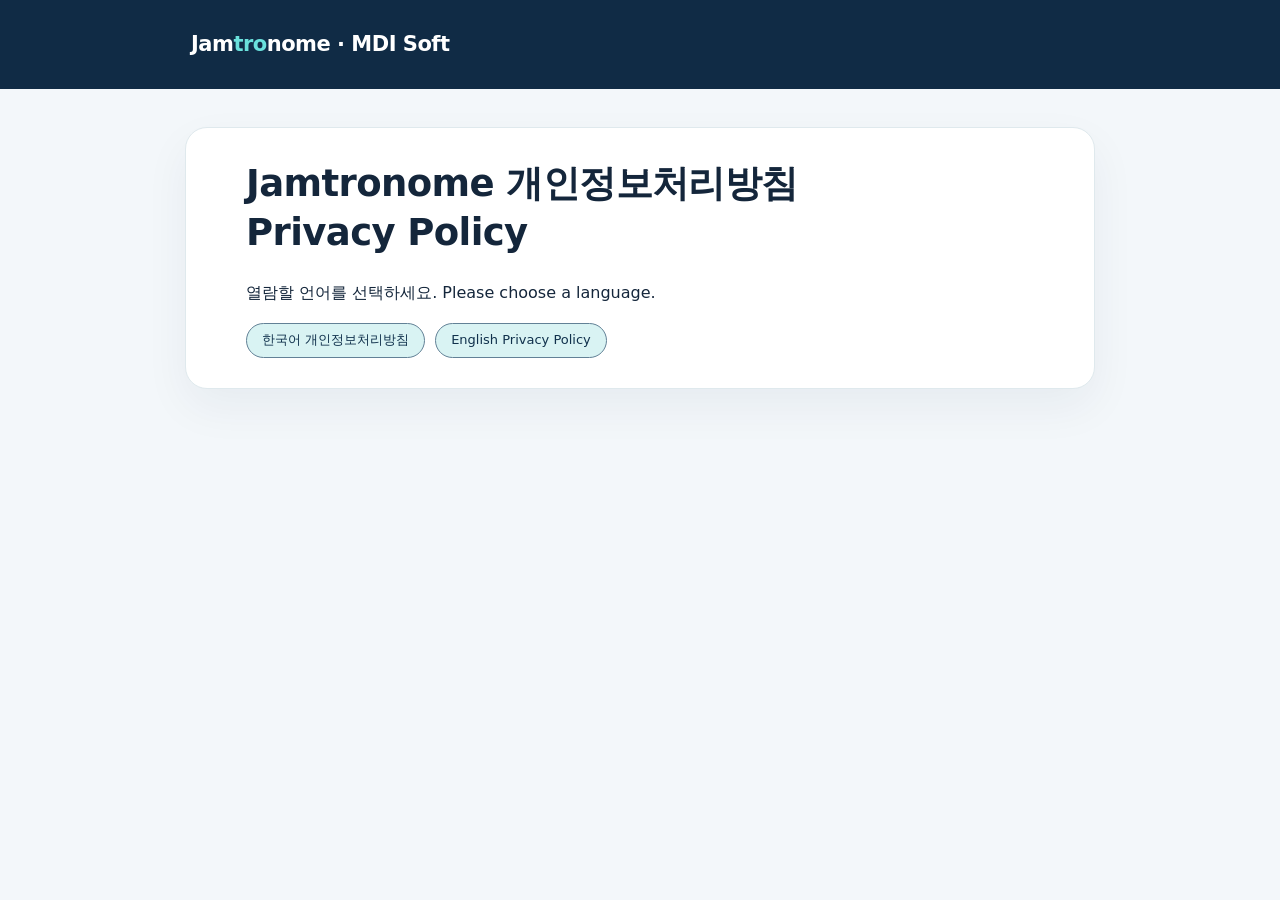
<file: index.html>
<!doctype html><html lang="ko"><head><meta charset="utf-8"><meta name="viewport" content="width=device-width,initial-scale=1"><title>Jamtronome · MDI Soft Privacy Policy</title><link rel="stylesheet" href="style.css"></head><body><header class="head"><div class="head-inner"><div class="brand">Jam<span>tro</span>nome · MDI Soft</div></div></header><main class="wrap"><article class="paper"><h1>Jamtronome 개인정보처리방침<br>Privacy Policy</h1><p>열람할 언어를 선택하세요. Please choose a language.</p><nav><a href="ko/" style="color:#10314c;background:#d9f3f3">한국어 개인정보처리방침</a><a href="en/" style="color:#10314c;background:#d9f3f3">English Privacy Policy</a></nav></article></main></body></html>
</file>
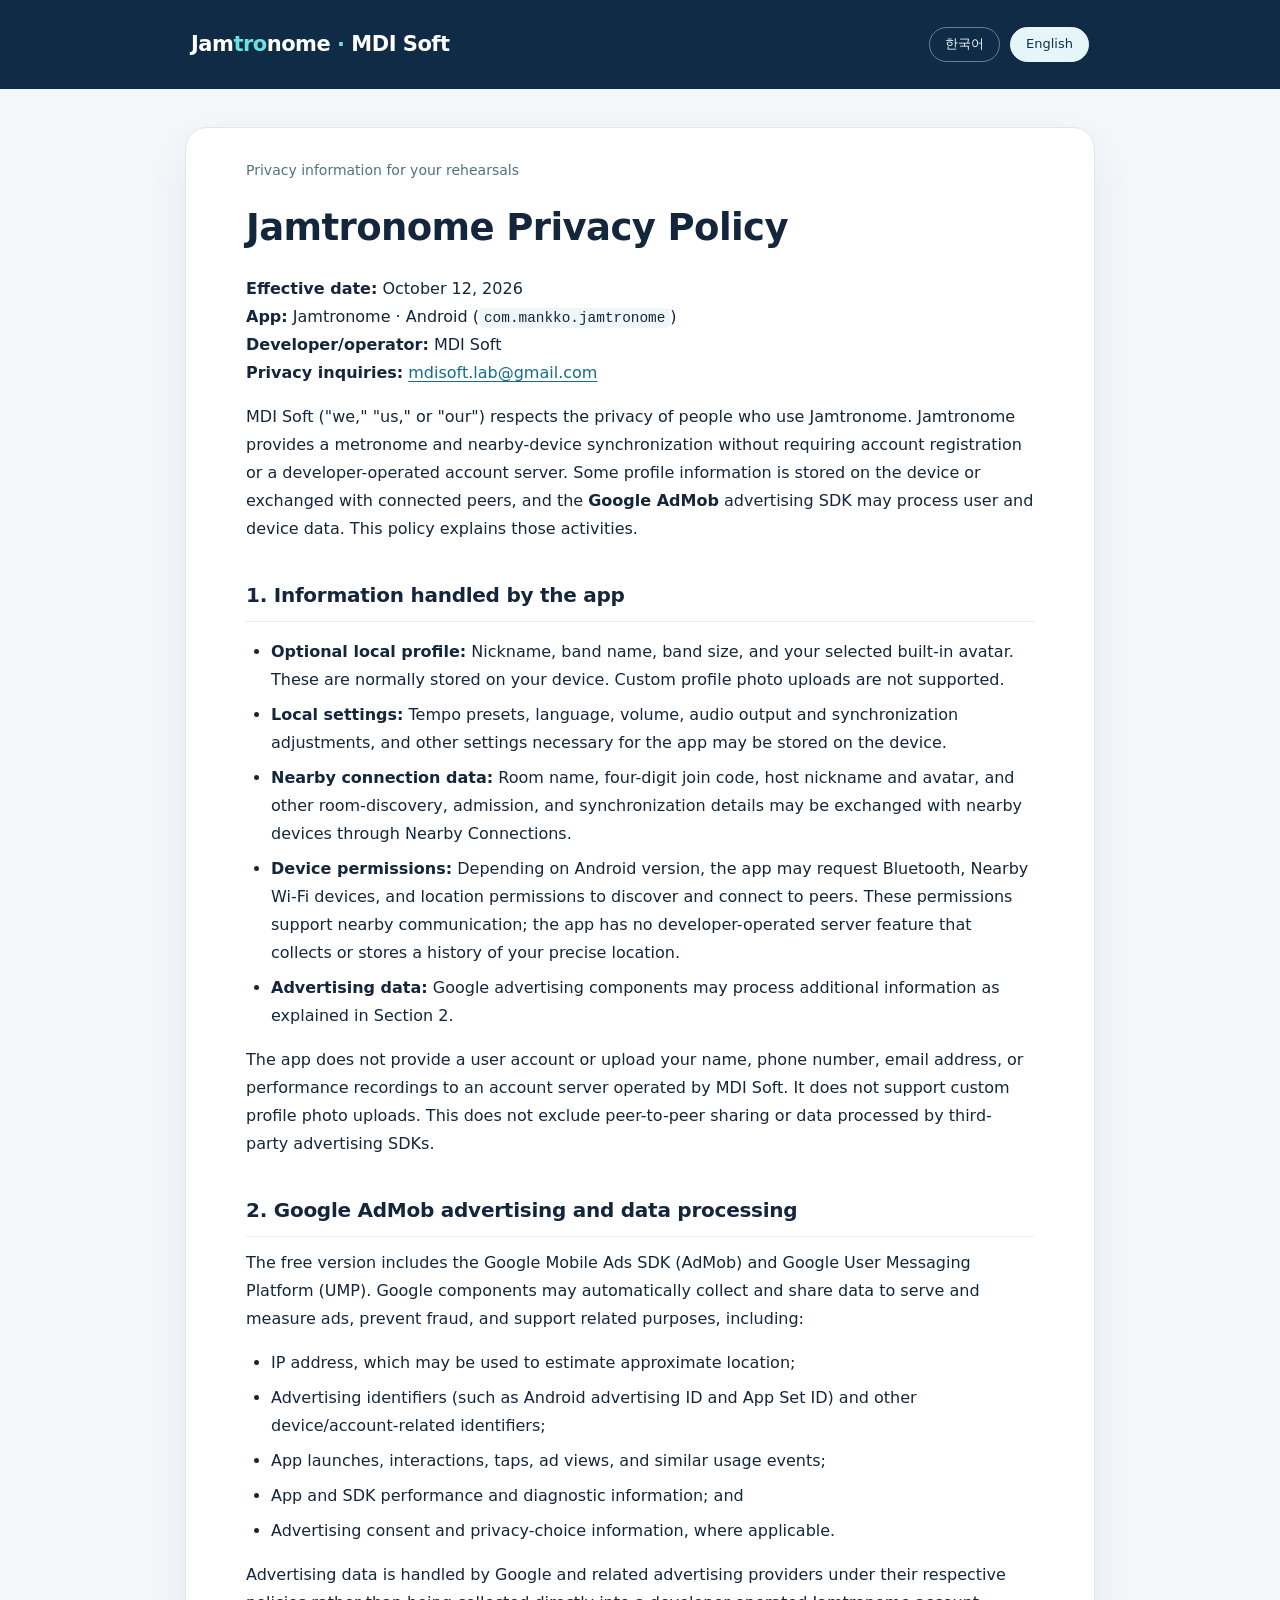
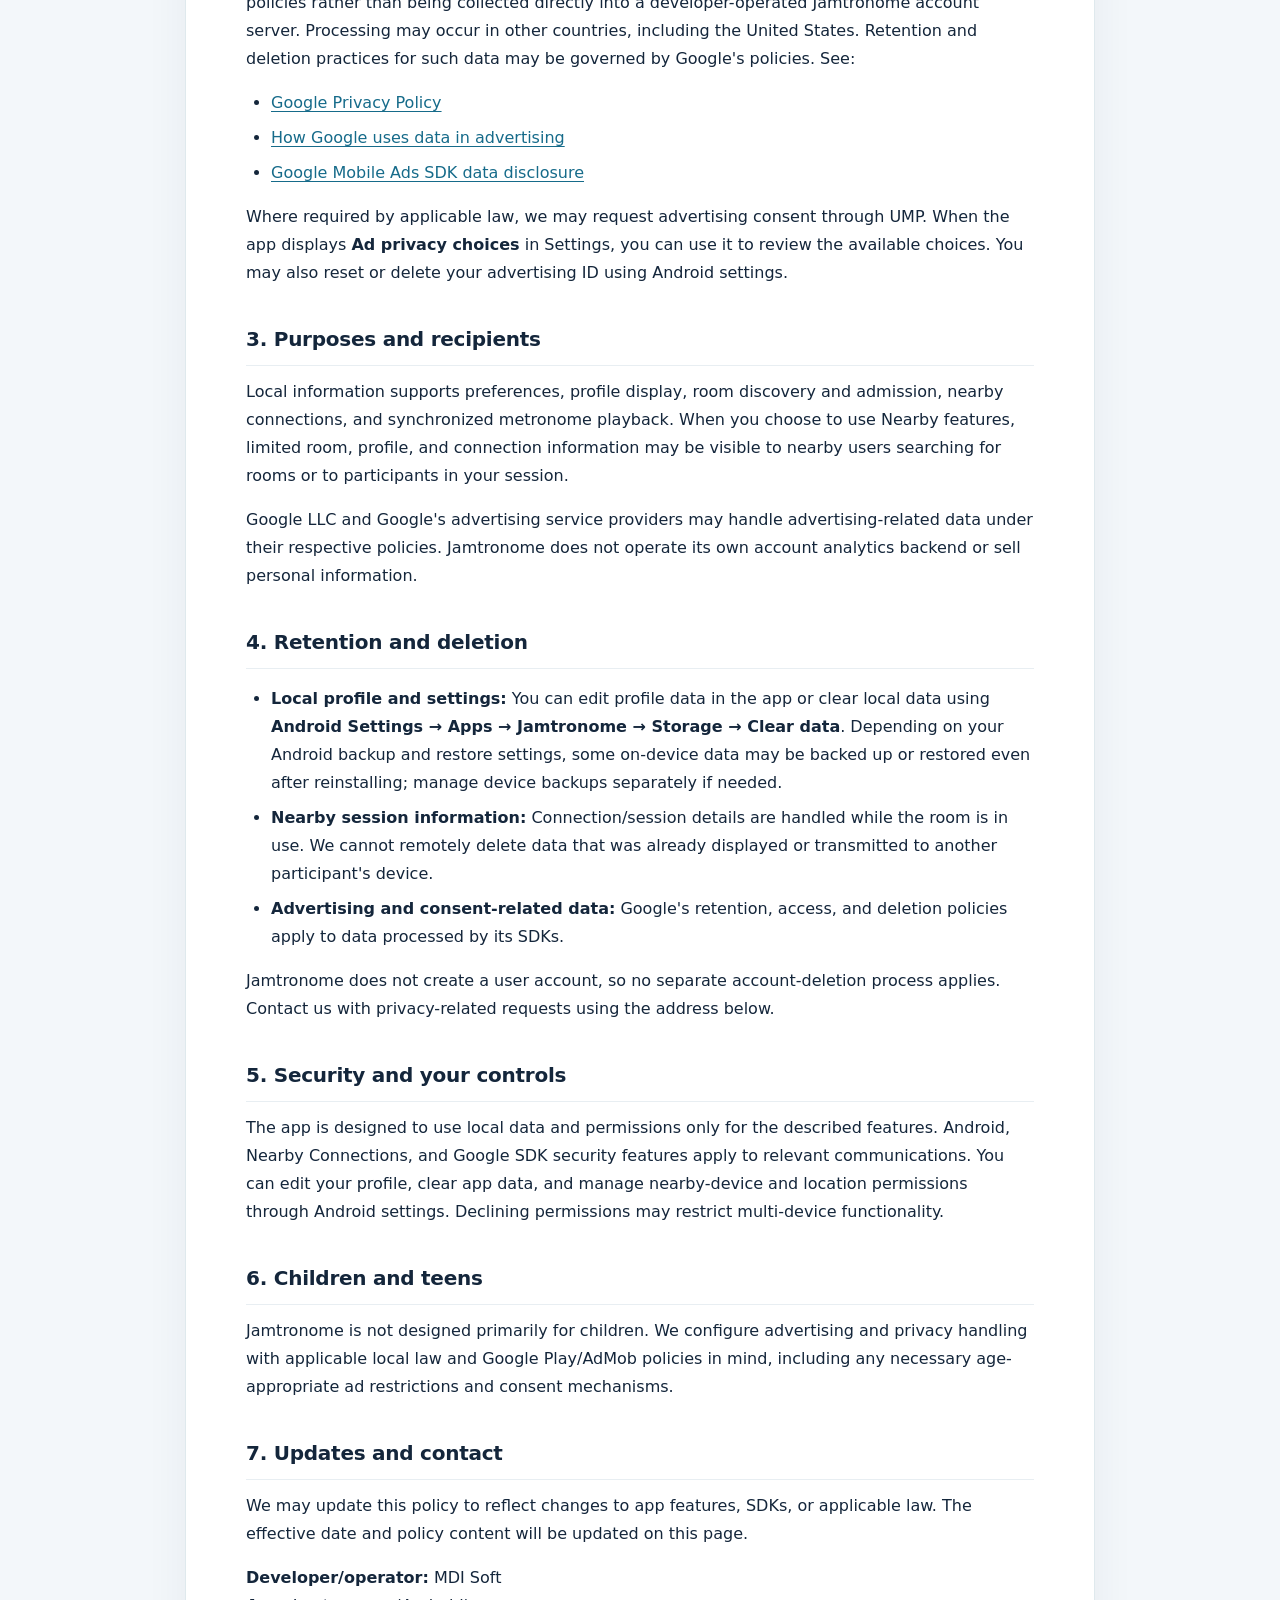
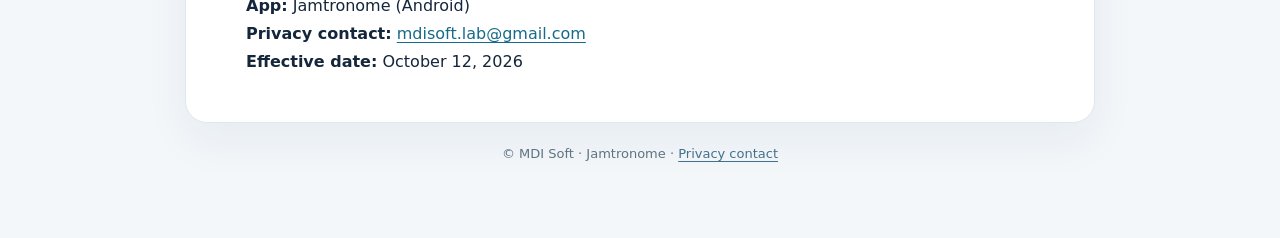
<file: en/index.html>
<!doctype html>
<html lang="en"><head><meta charset="utf-8"><meta name="viewport" content="width=device-width,initial-scale=1"><meta name="color-scheme" content="light"><meta name="robots" content="index,follow"><meta name="description" content="Jamtronome - MDI Soft Privacy Policy"><title>Jamtronome | Privacy Policy · MDI Soft</title><link rel="stylesheet" href="../style.css"></head><body><header class="head"><div class="head-inner"><div class="brand">Jam<span>tro</span>nome <span>·</span> MDI Soft</div><nav aria-label="Language"><a href="../ko/" >한국어</a><a href="../en/" aria-current="page">English</a></nav></div></header><main class="wrap"><article class="paper"><p class="intro">Privacy information for your rehearsals</p><h1>Jamtronome Privacy Policy</h1>
<p><strong>Effective date:</strong> October 12, 2026<br />
<strong>App:</strong> Jamtronome · Android (<code>com.mankko.jamtronome</code>)<br />
<strong>Developer/operator:</strong> MDI Soft<br />
<strong>Privacy inquiries:</strong> <a href="mailto:mdisoft.lab@gmail.com">mdisoft.lab@gmail.com</a></p>
<p>MDI Soft (&quot;we,&quot; &quot;us,&quot; or &quot;our&quot;) respects the privacy of people who use Jamtronome. Jamtronome provides a metronome and nearby-device synchronization without requiring account registration or a developer-operated account server. Some profile information is stored on the device or exchanged with connected peers, and the <strong>Google AdMob</strong> advertising SDK may process user and device data. This policy explains those activities.</p>
<h2>1. Information handled by the app</h2>
<ul>
<li><strong>Optional local profile:</strong> Nickname, band name, band size, and your selected built-in avatar. These are normally stored on your device. Custom profile photo uploads are not supported.</li>
<li><strong>Local settings:</strong> Tempo presets, language, volume, audio output and synchronization adjustments, and other settings necessary for the app may be stored on the device.</li>
<li><strong>Nearby connection data:</strong> Room name, four-digit join code, host nickname and avatar, and other room-discovery, admission, and synchronization details may be exchanged with nearby devices through Nearby Connections.</li>
<li><strong>Device permissions:</strong> Depending on Android version, the app may request Bluetooth, Nearby Wi-Fi devices, and location permissions to discover and connect to peers. These permissions support nearby communication; the app has no developer-operated server feature that collects or stores a history of your precise location.</li>
<li><strong>Advertising data:</strong> Google advertising components may process additional information as explained in Section 2.</li>
</ul>
<p>The app does not provide a user account or upload your name, phone number, email address, or performance recordings to an account server operated by MDI Soft. It does not support custom profile photo uploads. This does not exclude peer-to-peer sharing or data processed by third-party advertising SDKs.</p>
<h2>2. Google AdMob advertising and data processing</h2>
<p>The free version includes the Google Mobile Ads SDK (AdMob) and Google User Messaging Platform (UMP). Google components may automatically collect and share data to serve and measure ads, prevent fraud, and support related purposes, including:</p>
<ul>
<li>IP address, which may be used to estimate approximate location;</li>
<li>Advertising identifiers (such as Android advertising ID and App Set ID) and other device/account-related identifiers;</li>
<li>App launches, interactions, taps, ad views, and similar usage events;</li>
<li>App and SDK performance and diagnostic information; and</li>
<li>Advertising consent and privacy-choice information, where applicable.</li>
</ul>
<p>Advertising data is handled by Google and related advertising providers under their respective policies rather than being collected directly into a developer-operated Jamtronome account server. Processing may occur in other countries, including the United States. Retention and deletion practices for such data may be governed by Google's policies. See:</p>
<ul>
<li><a href="https://policies.google.com/privacy?hl=en">Google Privacy Policy</a></li>
<li><a href="https://policies.google.com/technologies/ads?hl=en">How Google uses data in advertising</a></li>
<li><a href="https://developers.google.com/admob/android/privacy/play-data-disclosure?hl=en">Google Mobile Ads SDK data disclosure</a></li>
</ul>
<p>Where required by applicable law, we may request advertising consent through UMP. When the app displays <strong>Ad privacy choices</strong> in Settings, you can use it to review the available choices. You may also reset or delete your advertising ID using Android settings.</p>
<h2>3. Purposes and recipients</h2>
<p>Local information supports preferences, profile display, room discovery and admission, nearby connections, and synchronized metronome playback. When you choose to use Nearby features, limited room, profile, and connection information may be visible to nearby users searching for rooms or to participants in your session.</p>
<p>Google LLC and Google's advertising service providers may handle advertising-related data under their respective policies. Jamtronome does not operate its own account analytics backend or sell personal information.</p>
<h2>4. Retention and deletion</h2>
<ul>
<li><strong>Local profile and settings:</strong> You can edit profile data in the app or clear local data using <strong>Android Settings → Apps → Jamtronome → Storage → Clear data</strong>. Depending on your Android backup and restore settings, some on-device data may be backed up or restored even after reinstalling; manage device backups separately if needed.</li>
<li><strong>Nearby session information:</strong> Connection/session details are handled while the room is in use. We cannot remotely delete data that was already displayed or transmitted to another participant's device.</li>
<li><strong>Advertising and consent-related data:</strong> Google's retention, access, and deletion policies apply to data processed by its SDKs.</li>
</ul>
<p>Jamtronome does not create a user account, so no separate account-deletion process applies. Contact us with privacy-related requests using the address below.</p>
<h2>5. Security and your controls</h2>
<p>The app is designed to use local data and permissions only for the described features. Android, Nearby Connections, and Google SDK security features apply to relevant communications. You can edit your profile, clear app data, and manage nearby-device and location permissions through Android settings. Declining permissions may restrict multi-device functionality.</p>
<h2>6. Children and teens</h2>
<p>Jamtronome is not designed primarily for children. We configure advertising and privacy handling with applicable local law and Google Play/AdMob policies in mind, including any necessary age-appropriate ad restrictions and consent mechanisms.</p>
<h2>7. Updates and contact</h2>
<p>We may update this policy to reflect changes to app features, SDKs, or applicable law. The effective date and policy content will be updated on this page.</p>
<p><strong>Developer/operator:</strong> MDI Soft<br />
<strong>App:</strong> Jamtronome (Android)<br />
<strong>Privacy contact:</strong> <a href="mailto:mdisoft.lab@gmail.com">mdisoft.lab@gmail.com</a><br />
<strong>Effective date:</strong> October 12, 2026</p>
</article><footer class="footer">© MDI Soft · Jamtronome · <a href="mailto:mdisoft.lab@gmail.com">Privacy contact</a></footer></main></body></html>
</file>
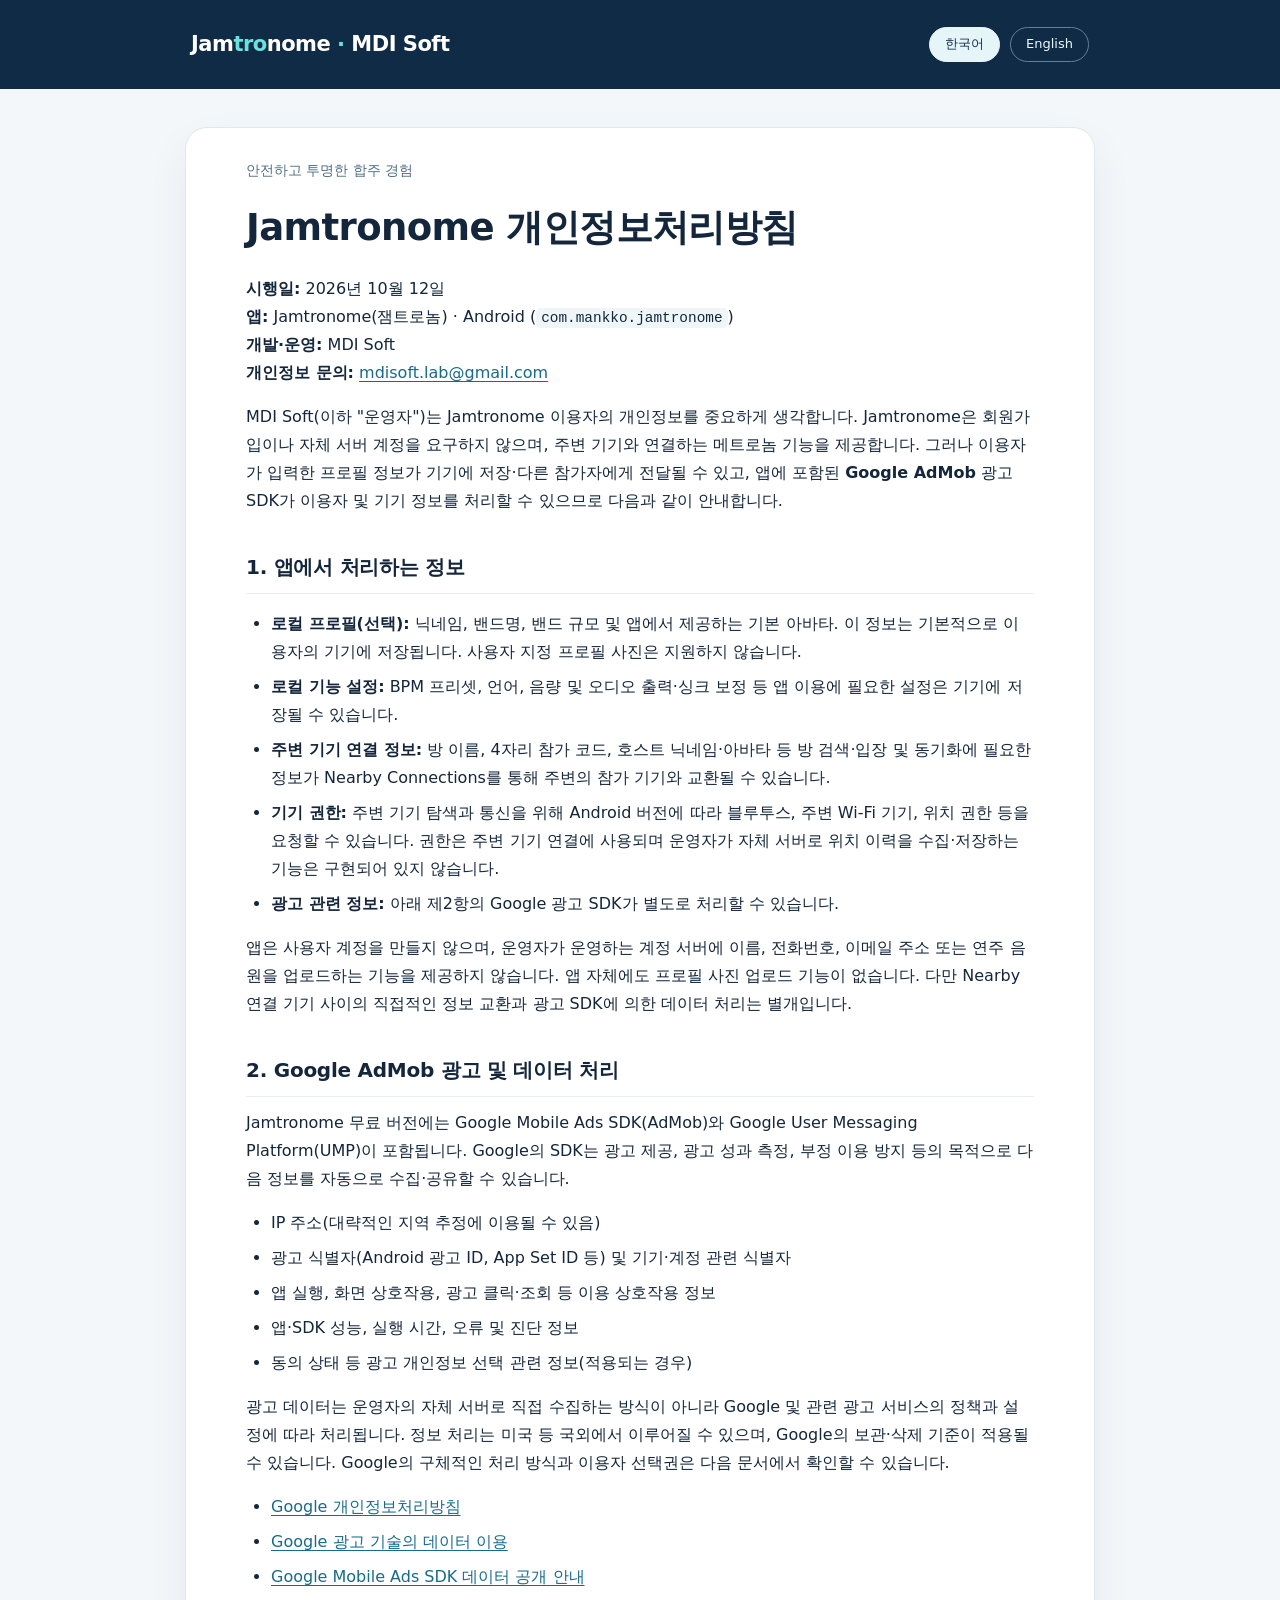
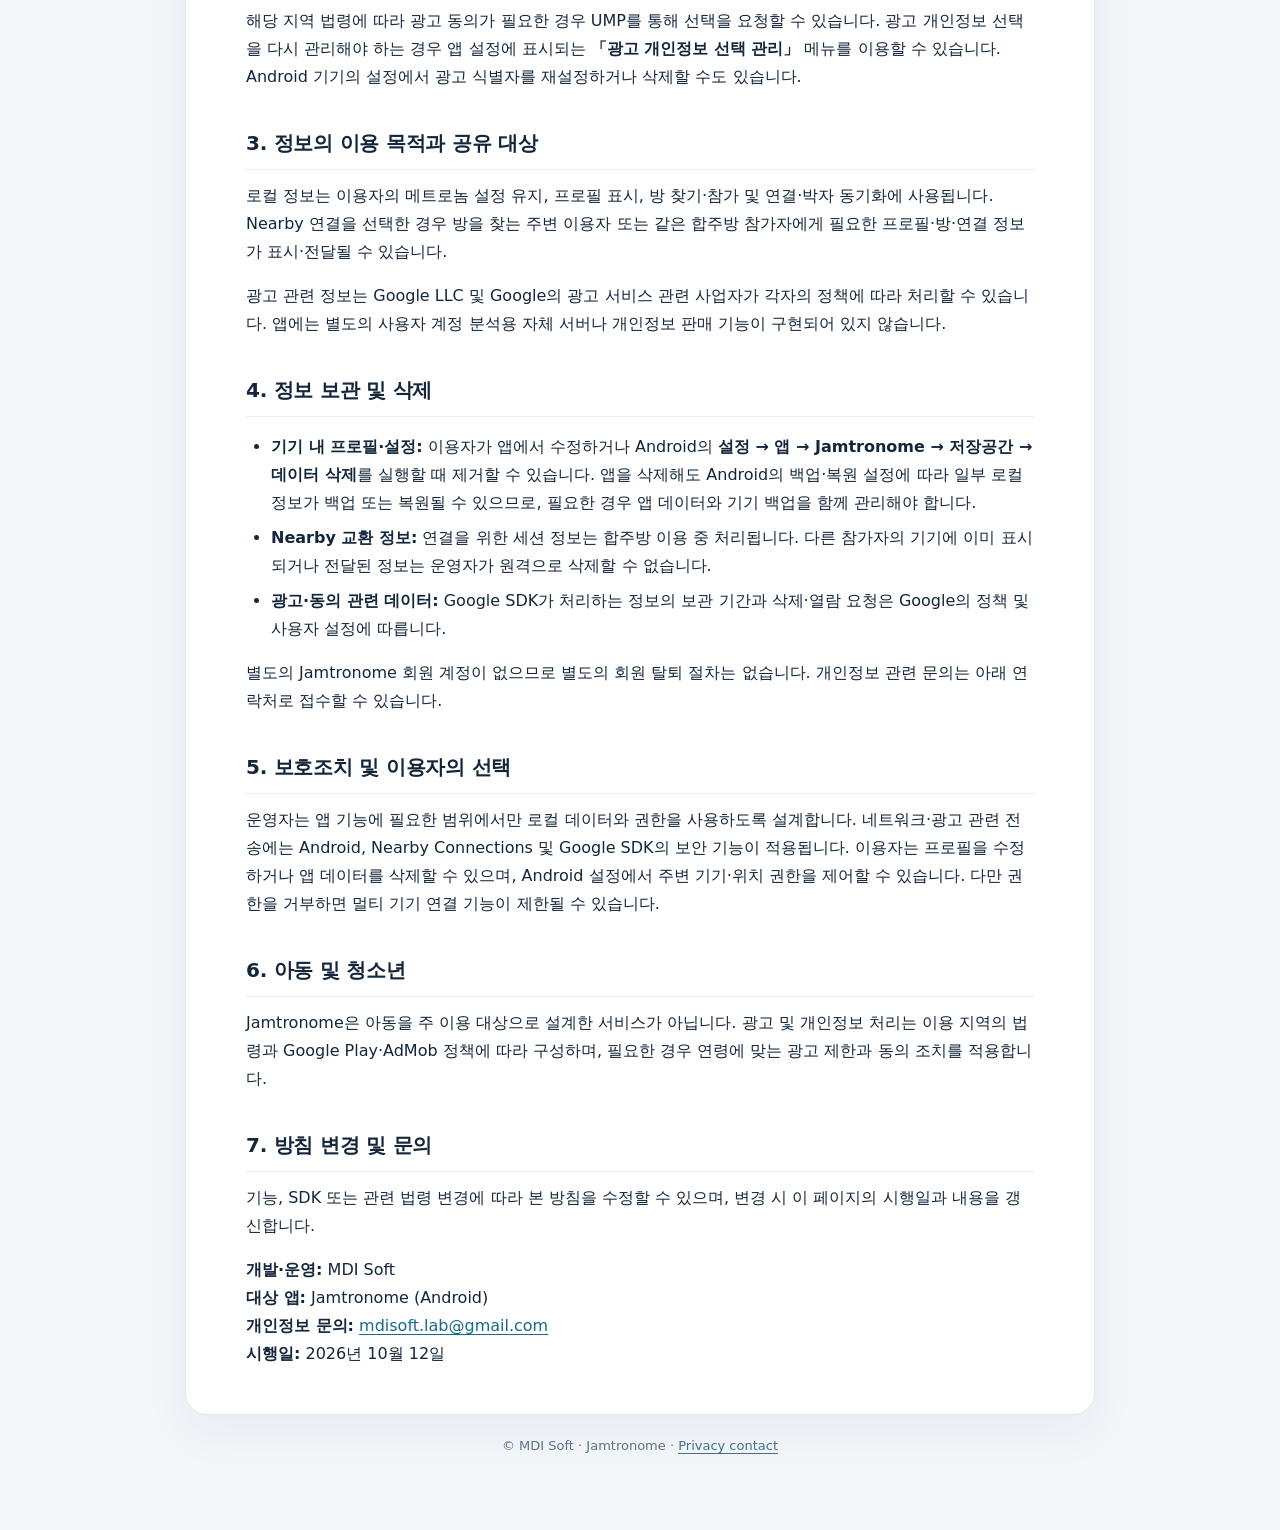
<file: ko/index.html>
<!doctype html>
<html lang="ko"><head><meta charset="utf-8"><meta name="viewport" content="width=device-width,initial-scale=1"><meta name="color-scheme" content="light"><meta name="robots" content="index,follow"><meta name="description" content="Jamtronome - MDI Soft Privacy Policy"><title>Jamtronome | 개인정보처리방침 · MDI Soft</title><link rel="stylesheet" href="../style.css"></head><body><header class="head"><div class="head-inner"><div class="brand">Jam<span>tro</span>nome <span>·</span> MDI Soft</div><nav aria-label="Language"><a href="../ko/" aria-current="page">한국어</a><a href="../en/" >English</a></nav></div></header><main class="wrap"><article class="paper"><p class="intro">안전하고 투명한 합주 경험</p><h1>Jamtronome 개인정보처리방침</h1>
<p><strong>시행일:</strong> 2026년 10월 12일<br />
<strong>앱:</strong> Jamtronome(잼트로놈) · Android (<code>com.mankko.jamtronome</code>)<br />
<strong>개발·운영:</strong> MDI Soft<br />
<strong>개인정보 문의:</strong> <a href="mailto:mdisoft.lab@gmail.com">mdisoft.lab@gmail.com</a></p>
<p>MDI Soft(이하 &quot;운영자&quot;)는 Jamtronome 이용자의 개인정보를 중요하게 생각합니다. Jamtronome은 회원가입이나 자체 서버 계정을 요구하지 않으며, 주변 기기와 연결하는 메트로놈 기능을 제공합니다. 그러나 이용자가 입력한 프로필 정보가 기기에 저장·다른 참가자에게 전달될 수 있고, 앱에 포함된 <strong>Google AdMob</strong> 광고 SDK가 이용자 및 기기 정보를 처리할 수 있으므로 다음과 같이 안내합니다.</p>
<h2>1. 앱에서 처리하는 정보</h2>
<ul>
<li><strong>로컬 프로필(선택):</strong> 닉네임, 밴드명, 밴드 규모 및 앱에서 제공하는 기본 아바타. 이 정보는 기본적으로 이용자의 기기에 저장됩니다. 사용자 지정 프로필 사진은 지원하지 않습니다.</li>
<li><strong>로컬 기능 설정:</strong> BPM 프리셋, 언어, 음량 및 오디오 출력·싱크 보정 등 앱 이용에 필요한 설정은 기기에 저장될 수 있습니다.</li>
<li><strong>주변 기기 연결 정보:</strong> 방 이름, 4자리 참가 코드, 호스트 닉네임·아바타 등 방 검색·입장 및 동기화에 필요한 정보가 Nearby Connections를 통해 주변의 참가 기기와 교환될 수 있습니다.</li>
<li><strong>기기 권한:</strong> 주변 기기 탐색과 통신을 위해 Android 버전에 따라 블루투스, 주변 Wi-Fi 기기, 위치 권한 등을 요청할 수 있습니다. 권한은 주변 기기 연결에 사용되며 운영자가 자체 서버로 위치 이력을 수집·저장하는 기능은 구현되어 있지 않습니다.</li>
<li><strong>광고 관련 정보:</strong> 아래 제2항의 Google 광고 SDK가 별도로 처리할 수 있습니다.</li>
</ul>
<p>앱은 사용자 계정을 만들지 않으며, 운영자가 운영하는 계정 서버에 이름, 전화번호, 이메일 주소 또는 연주 음원을 업로드하는 기능을 제공하지 않습니다. 앱 자체에도 프로필 사진 업로드 기능이 없습니다. 다만 Nearby 연결 기기 사이의 직접적인 정보 교환과 광고 SDK에 의한 데이터 처리는 별개입니다.</p>
<h2>2. Google AdMob 광고 및 데이터 처리</h2>
<p>Jamtronome 무료 버전에는 Google Mobile Ads SDK(AdMob)와 Google User Messaging Platform(UMP)이 포함됩니다. Google의 SDK는 광고 제공, 광고 성과 측정, 부정 이용 방지 등의 목적으로 다음 정보를 자동으로 수집·공유할 수 있습니다.</p>
<ul>
<li>IP 주소(대략적인 지역 추정에 이용될 수 있음)</li>
<li>광고 식별자(Android 광고 ID, App Set ID 등) 및 기기·계정 관련 식별자</li>
<li>앱 실행, 화면 상호작용, 광고 클릭·조회 등 이용 상호작용 정보</li>
<li>앱·SDK 성능, 실행 시간, 오류 및 진단 정보</li>
<li>동의 상태 등 광고 개인정보 선택 관련 정보(적용되는 경우)</li>
</ul>
<p>광고 데이터는 운영자의 자체 서버로 직접 수집하는 방식이 아니라 Google 및 관련 광고 서비스의 정책과 설정에 따라 처리됩니다. 정보 처리는 미국 등 국외에서 이루어질 수 있으며, Google의 보관·삭제 기준이 적용될 수 있습니다. Google의 구체적인 처리 방식과 이용자 선택권은 다음 문서에서 확인할 수 있습니다.</p>
<ul>
<li><a href="https://policies.google.com/privacy?hl=ko">Google 개인정보처리방침</a></li>
<li><a href="https://policies.google.com/technologies/ads?hl=ko">Google 광고 기술의 데이터 이용</a></li>
<li><a href="https://developers.google.com/admob/android/privacy/play-data-disclosure?hl=ko">Google Mobile Ads SDK 데이터 공개 안내</a></li>
</ul>
<p>해당 지역 법령에 따라 광고 동의가 필요한 경우 UMP를 통해 선택을 요청할 수 있습니다. 광고 개인정보 선택을 다시 관리해야 하는 경우 앱 설정에 표시되는 <strong>「광고 개인정보 선택 관리」</strong> 메뉴를 이용할 수 있습니다. Android 기기의 설정에서 광고 식별자를 재설정하거나 삭제할 수도 있습니다.</p>
<h2>3. 정보의 이용 목적과 공유 대상</h2>
<p>로컬 정보는 이용자의 메트로놈 설정 유지, 프로필 표시, 방 찾기·참가 및 연결·박자 동기화에 사용됩니다. Nearby 연결을 선택한 경우 방을 찾는 주변 이용자 또는 같은 합주방 참가자에게 필요한 프로필·방·연결 정보가 표시·전달될 수 있습니다.</p>
<p>광고 관련 정보는 Google LLC 및 Google의 광고 서비스 관련 사업자가 각자의 정책에 따라 처리할 수 있습니다. 앱에는 별도의 사용자 계정 분석용 자체 서버나 개인정보 판매 기능이 구현되어 있지 않습니다.</p>
<h2>4. 정보 보관 및 삭제</h2>
<ul>
<li><strong>기기 내 프로필·설정:</strong> 이용자가 앱에서 수정하거나 Android의 <strong>설정 → 앱 → Jamtronome → 저장공간 → 데이터 삭제</strong>를 실행할 때 제거할 수 있습니다. 앱을 삭제해도 Android의 백업·복원 설정에 따라 일부 로컬 정보가 백업 또는 복원될 수 있으므로, 필요한 경우 앱 데이터와 기기 백업을 함께 관리해야 합니다.</li>
<li><strong>Nearby 교환 정보:</strong> 연결을 위한 세션 정보는 합주방 이용 중 처리됩니다. 다른 참가자의 기기에 이미 표시되거나 전달된 정보는 운영자가 원격으로 삭제할 수 없습니다.</li>
<li><strong>광고·동의 관련 데이터:</strong> Google SDK가 처리하는 정보의 보관 기간과 삭제·열람 요청은 Google의 정책 및 사용자 설정에 따릅니다.</li>
</ul>
<p>별도의 Jamtronome 회원 계정이 없으므로 별도의 회원 탈퇴 절차는 없습니다. 개인정보 관련 문의는 아래 연락처로 접수할 수 있습니다.</p>
<h2>5. 보호조치 및 이용자의 선택</h2>
<p>운영자는 앱 기능에 필요한 범위에서만 로컬 데이터와 권한을 사용하도록 설계합니다. 네트워크·광고 관련 전송에는 Android, Nearby Connections 및 Google SDK의 보안 기능이 적용됩니다. 이용자는 프로필을 수정하거나 앱 데이터를 삭제할 수 있으며, Android 설정에서 주변 기기·위치 권한을 제어할 수 있습니다. 다만 권한을 거부하면 멀티 기기 연결 기능이 제한될 수 있습니다.</p>
<h2>6. 아동 및 청소년</h2>
<p>Jamtronome은 아동을 주 이용 대상으로 설계한 서비스가 아닙니다. 광고 및 개인정보 처리는 이용 지역의 법령과 Google Play·AdMob 정책에 따라 구성하며, 필요한 경우 연령에 맞는 광고 제한과 동의 조치를 적용합니다.</p>
<h2>7. 방침 변경 및 문의</h2>
<p>기능, SDK 또는 관련 법령 변경에 따라 본 방침을 수정할 수 있으며, 변경 시 이 페이지의 시행일과 내용을 갱신합니다.</p>
<p><strong>개발·운영:</strong> MDI Soft<br />
<strong>대상 앱:</strong> Jamtronome (Android)<br />
<strong>개인정보 문의:</strong> <a href="mailto:mdisoft.lab@gmail.com">mdisoft.lab@gmail.com</a><br />
<strong>시행일:</strong> 2026년 10월 12일</p>
</article><footer class="footer">© MDI Soft · Jamtronome · <a href="mailto:mdisoft.lab@gmail.com">Privacy contact</a></footer></main></body></html>
</file>
<file: style.css>
:root{font-family:system-ui,-apple-system,"Segoe UI",Arial,"Noto Sans KR",sans-serif;color:#14263b;background:#f3f7fa;font-size:16px;line-height:1.75}*{box-sizing:border-box}body{margin:0}a{color:#166b8a;text-underline-offset:3px}a:hover{color:#125171}a:focus-visible{outline:3px solid #10a4b4;outline-offset:2px;border-radius:3px}.head{background:#102b45;color:#fff}.head-inner{max-width:950px;margin:auto;padding:26px 26px;display:flex;align-items:center;justify-content:space-between;gap:12px;flex-wrap:wrap}.brand{font-weight:750;font-size:21px;letter-spacing:-.5px}.brand span{color:#6ae1dc}nav{display:flex;gap:10px}nav a{color:#eafaff;text-decoration:none;border:1px solid #628196;border-radius:30px;padding:5px 15px;font-size:13px}nav a[aria-current="page"]{background:#e6f6f8;color:#10314c;border-color:#e6f6f8}.wrap{max-width:950px;margin:38px auto 72px;padding:0 20px}.paper{background:#fff;border:1px solid #dfe9ed;border-radius:22px;padding:30px clamp(20px,5vw,60px);box-shadow:0 18px 46px rgba(17,42,64,.055)}h1{font-size:clamp(26px,4.5vw,37px);line-height:1.32;letter-spacing:-.6px;margin:2px 0 22px}h2{font-size:20px;letter-spacing:-.25px;margin-top:35px;margin-bottom:12px;padding-bottom:8px;border-bottom:1px solid #e8eef2}p{margin:10px 0 16px}ul{padding-left:25px}li{margin:7px 0}strong{font-weight:690}code{font-size:.9em;padding:2px 5px;background:#eef6f7;border-radius:5px;overflow-wrap:anywhere}.intro{margin:0 0 22px;color:#517083;font-size:14px}.hint{color:#5e7887;font-size:13px}.footer{text-align:center;margin-top:20px;color:#5d7481;font-size:13px}.footer a{color:#42718b}@media(max-width:600px){.wrap{margin:20px auto 40px;padding:0 11px}.paper{border-radius:16px;padding:23px 17px}.head-inner{padding:17px}.brand{font-size:19px}nav a{padding:5px 11px}}
</file>
